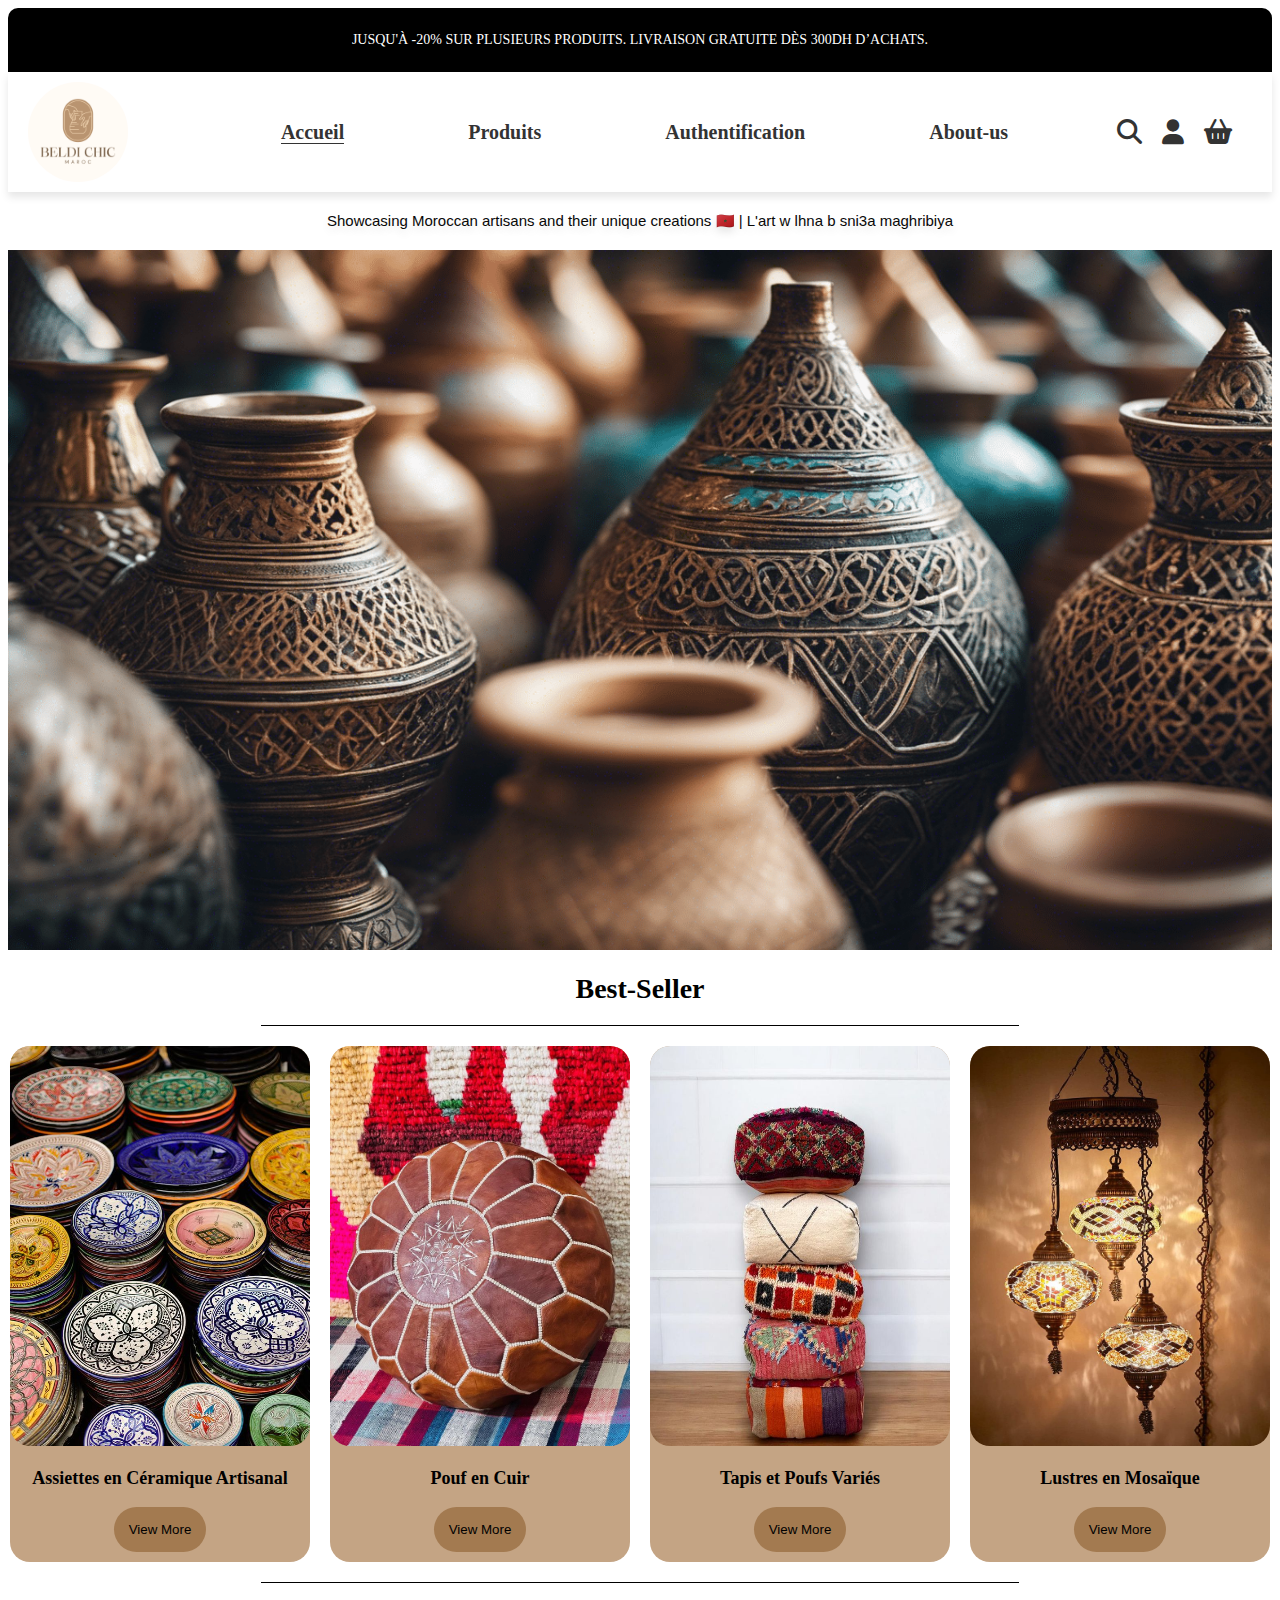
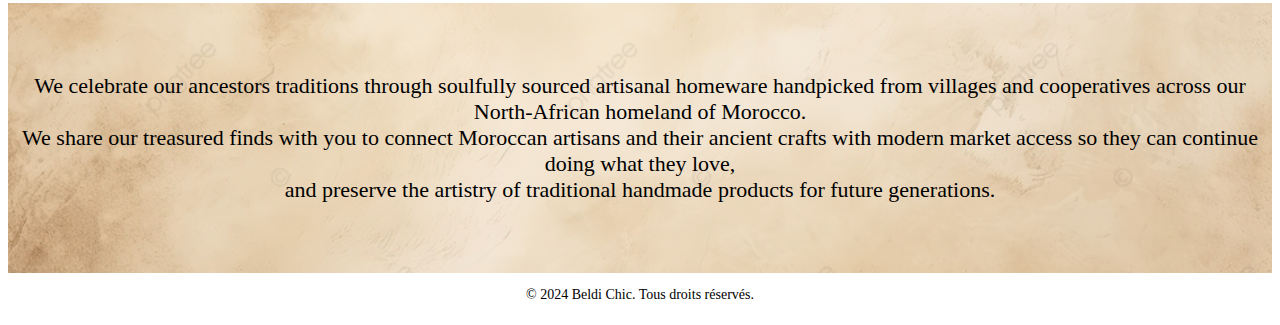
<file: index.html>
<!DOCTYPE html>
<html lang="en">
<head>
    <meta charset="UTF-8">
    <meta name="viewport" content="width=device-width, initial-scale=1.0">
    <link rel="stylesheet" href="style.css">
    <link rel="icon" href="Light Brown and Tan Elegant Arts and Crafts Logo.png" type="image/x-icon">
    <link rel="stylesheet" href="https://cdnjs.cloudflare.com/ajax/libs/font-awesome/6.1.1/css/all.min.css">
    <meta name="description" content="Discover unique Moroccan handmade crafts and chic artisanal designs. Shop Beldi Chic for authentic, elegant products.">

    <title>Beldi Chic</title>

</head>
<body>
    <div id="promo">
 <p>JUSQU'À -20% SUR PLUSIEURS PRODUITS. LIVRAISON GRATUITE DÈS 300DH D’ACHATS.</p></div>
    <header>
        
        <img class="img" src="Light Brown and Tan Elegant Arts and Crafts Logo.png" alt="img logo">
        <div class="subtitle_header">
            <ul>
               
               <div> <li class="idd"><a  href="index.html"><b>Accueil</b></a></li></div>
               <div><li><a href="Produits.html"><b>Produits</b></a></li></div>
               <div><li><a href="Authentification.html"><b>Authentification</b></a></li></div>
                <div><li><a href="About_us.html"> <b>About-us</b></a></li></div>
            </div>
            </ul>
        </div>
        <div class="icon">
            <i class="fa-solid fa-magnifying-glass"></i>
            <i class="fa-solid fa-user"></i>
            <i class="fas fa-shopping-basket"></i>
            
        </div>
    </header>
    <div class="quote">Showcasing Moroccan artisans and their unique creations 🇲🇦 | L'art w lhna b sni3a maghribiya</div>
    <div class="big-img">
        <img src="Moroccan-Artisanal-photo_cover.png" alt="Moroccan-Artisanal-photo_cover">
    </div>
    <h1 class="title">Best-Seller</h1>
    <hr>

 <div class="Best-Seller">
    
  <div class="prd_cont"><img src="tbasel.jpeg" alt="tebasel-fekhar-img">
<div><p>Assiettes en Céramique Artisanal</p></div>
 <div ><button>View More</button></div>
  </div>
  
    <div class="prd_cont"><img src="poufa.jpeg" alt="poufa-img">
        <div><p>Pouf en Cuir</p></div>
        <div ><button>View More</button></div>
</div>
<div class="prd_cont"><img src="zerabi.jpeg" alt="zerabi-img">
    <div><p>Tapis et Poufs Variés</p></div>
        <div ><button>View More</button></div>
</div>
<div class="prd_cont"><img src="lamp.jpeg" alt="lamp-marocaine">
    <div><p>Lustres en Mosaïque</p></div>
        <div ><button>View More</button></div>
</div>
</div>
<hr>
 
 </div>
  <div class="text">
    <p>We celebrate our ancestors traditions through soulfully sourced artisanal homeware handpicked from villages and cooperatives across our North-African homeland of Morocco.<br>
   We share our treasured finds with you to connect Moroccan artisans and their ancient crafts with modern market access so they can continue doing what they love,<br>
     and preserve the artistry of traditional handmade products for future generations.</p>
  </div>



    

    




    
    <footer>
        <p>&copy; 2024 Beldi Chic. Tous droits réservés.</p>
    </footer>

</body>
</html>
</file>
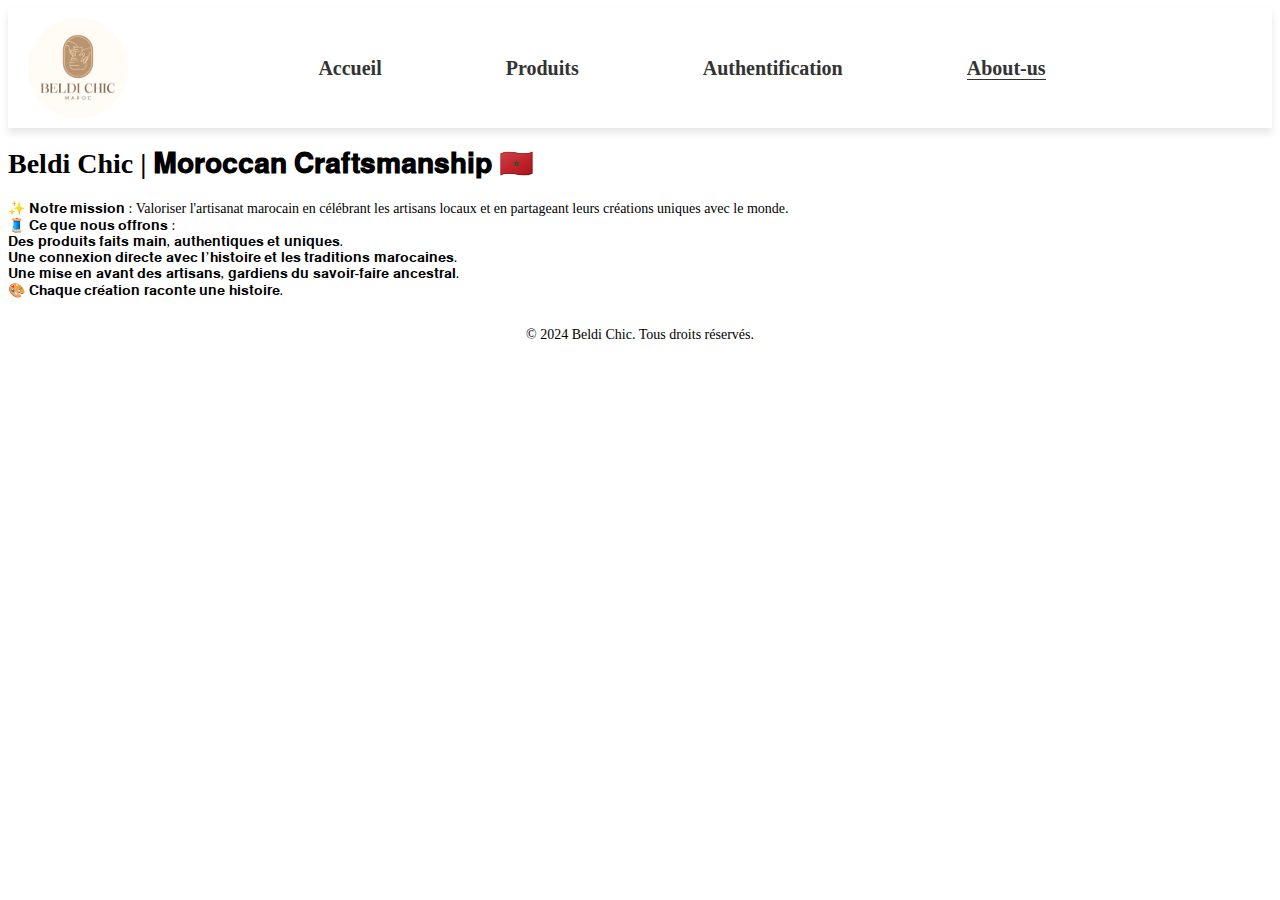
<file: About_us.html>
<!DOCTYPE html>
<html lang="en">
<head>
    <link rel="stylesheet" href="style.css">
    <meta charset="UTF-8">
    <meta name="viewport" content="width=device-width, initial-scale=1.0">
    <title>Document</title>
</head>
<body>
    <header>
        
        <img class="img" src="Light Brown and Tan Elegant Arts and Crafts Logo.png" alt="img logo">
        <div class="subtitle_header">
            <ul>
               
               <div> <li ><a  href="index.html"><b>Accueil</b></a></li></div>
               <div><li><a href="Produits.html"><b>Produits</b></a></li></div>
               <div><li><a href="Authentification.html"><b>Authentification</b></a></li></div>
                <div><li class="idd"><a  href="About_us.html"> <b>About-us</b></a></li></div>
            </div>
            </ul>
        </div>
        <div class="icon">
            <i class="fa-solid fa-magnifying-glass"></i>
            <i class="fa-solid fa-user"></i>
            <i class="fas fa-shopping-basket"></i>
            
        </div>
    </header>
    <div class="aboutus">
    <h1>Beldi Chic  | 𝐌𝐨𝐫𝐨𝐜𝐜𝐚𝐧 𝐂𝐫𝐚𝐟𝐭𝐬𝐦𝐚𝐧𝐬𝐡𝐢𝐩 🇲🇦</h1>

<p>✨ 𝐍𝐨𝐭𝐫𝐞 𝐦𝐢𝐬𝐬𝐢𝐨𝐧 : Valoriser l'artisanat marocain en célébrant les artisans locaux et en partageant leurs créations uniques avec le monde.
<br>
🧵 𝐂𝐞 𝐪𝐮𝐞 𝐧𝐨𝐮𝐬 𝐨𝐟𝐟𝐫𝐨𝐧𝐬 :
<br>
𝐃𝐞𝐬 𝐩𝐫𝐨𝐝𝐮𝐢𝐭𝐬 𝐟𝐚𝐢𝐭𝐬 𝐦𝐚𝐢𝐧, 𝐚𝐮𝐭𝐡𝐞𝐧𝐭𝐢𝐪𝐮𝐞𝐬 𝐞𝐭 𝐮𝐧𝐢𝐪𝐮𝐞𝐬.
<br>
𝐔𝐧𝐞 𝐜𝐨𝐧𝐧𝐞𝐱𝐢𝐨𝐧 𝐝𝐢𝐫𝐞𝐜𝐭𝐞 𝐚𝐯𝐞𝐜 𝐥’𝐡𝐢𝐬𝐭𝐨𝐢𝐫𝐞 𝐞𝐭 𝐥𝐞𝐬 𝐭𝐫𝐚𝐝𝐢𝐭𝐢𝐨𝐧𝐬 𝐦𝐚𝐫𝐨𝐜𝐚𝐢𝐧𝐞𝐬.
<br>
𝐔𝐧𝐞 𝐦𝐢𝐬𝐞 𝐞𝐧 𝐚𝐯𝐚𝐧𝐭 𝐝𝐞𝐬 𝐚𝐫𝐭𝐢𝐬𝐚𝐧𝐬, 𝐠𝐚𝐫𝐝𝐢𝐞𝐧𝐬 𝐝𝐮 𝐬𝐚𝐯𝐨𝐢𝐫-𝐟𝐚𝐢𝐫𝐞 𝐚𝐧𝐜𝐞𝐬𝐭𝐫𝐚𝐥.
<br>
🎨 𝐂𝐡𝐚𝐪𝐮𝐞 𝐜𝐫𝐞́𝐚𝐭𝐢𝐨𝐧 𝐫𝐚𝐜𝐨𝐧𝐭𝐞 𝐮𝐧𝐞 𝐡𝐢𝐬𝐭𝐨𝐢𝐫𝐞.</p></div>
<footer>
    <p>&copy; 2024 Beldi Chic. Tous droits réservés.</p>
</footer>
</body>
</html>
</file>
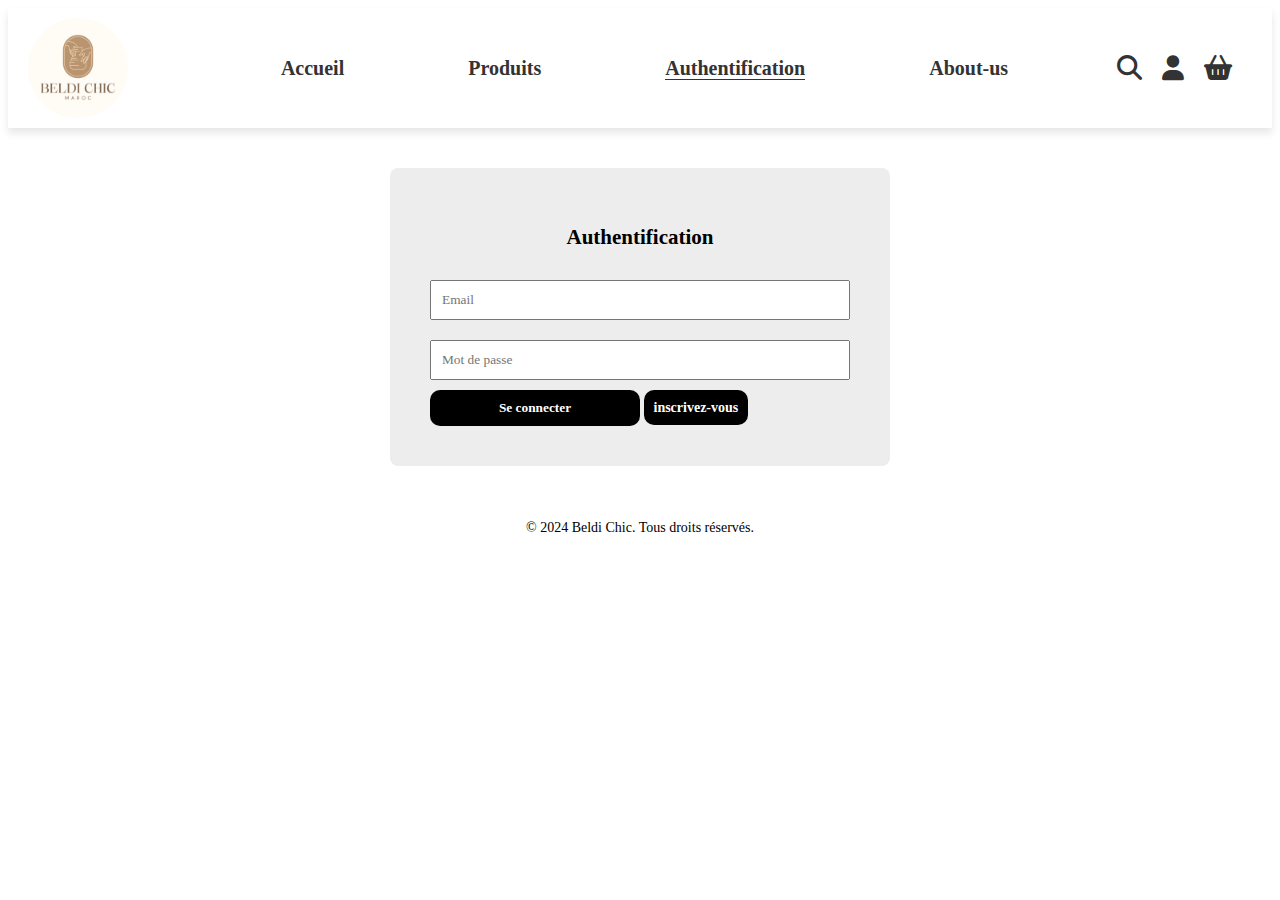
<file: Authentification.html>
<!DOCTYPE html>
<html lang="en">
<head>
    <meta charset="UTF-8">
    <meta name="viewport" content="width=device-width, initial-scale=1.0">
    <link rel="icon" href="Light Brown and Tan Elegant Arts and Crafts Logo.png" type="image/x-icon">
    <link rel="stylesheet" href="style.css">
    <link rel="stylesheet" href="https://cdnjs.cloudflare.com/ajax/libs/font-awesome/6.1.1/css/all.min.css">
    <meta name="description" content="Discover unique Moroccan handmade crafts and chic artisanal designs. Shop Beldi Chic for authentic, elegant products.">

    <title>Connexion - Beldi Chic</title>
</head>
<body>
    <header>
        
        <img class="img" src="Light Brown and Tan Elegant Arts and Crafts Logo.png" alt="img logo">
        <div class="subtitle_header" >
            <ul class="subtitle">
               
               <div> <li  ><a href="index.html"><b>Accueil</b></a></li></div>
               <div><li ><a href="Produits.html"><b>Produits</b></a></li></div>
               <div><li class="idd"><a href="Authentification.html"><b>Authentification</b></a></li>
            </div>
            <div><li><a  href="About_us.html"> <b>About-us</b></a></li></div>
            </ul>
        </div>
    </div>
    <div class="icon">
        <i class="fa-solid fa-magnifying-glass"></i>
        <i class="fa-solid fa-user"></i>
        <i class="fas fa-shopping-basket"></i>
        
    </div>

    </header>

    <main>
        <div  class="connexion">
        <h2>Authentification</h2>
        
        <form action="" method="post">
            <input type="email" name="email" id="email" placeholder="Email" required>
            <input type="password" name="password" id="password" placeholder="Mot de passe" required>
            <button type="submit">Se connecter</button>
            <a id="inscri" href="">inscrivez-vous </a>
        </form>
    </div>
    </main>







    <footer>
        <p>&copy; 2024 Beldi Chic. Tous droits réservés.</p>
    </footer>
    
</body>
</html>
</file>
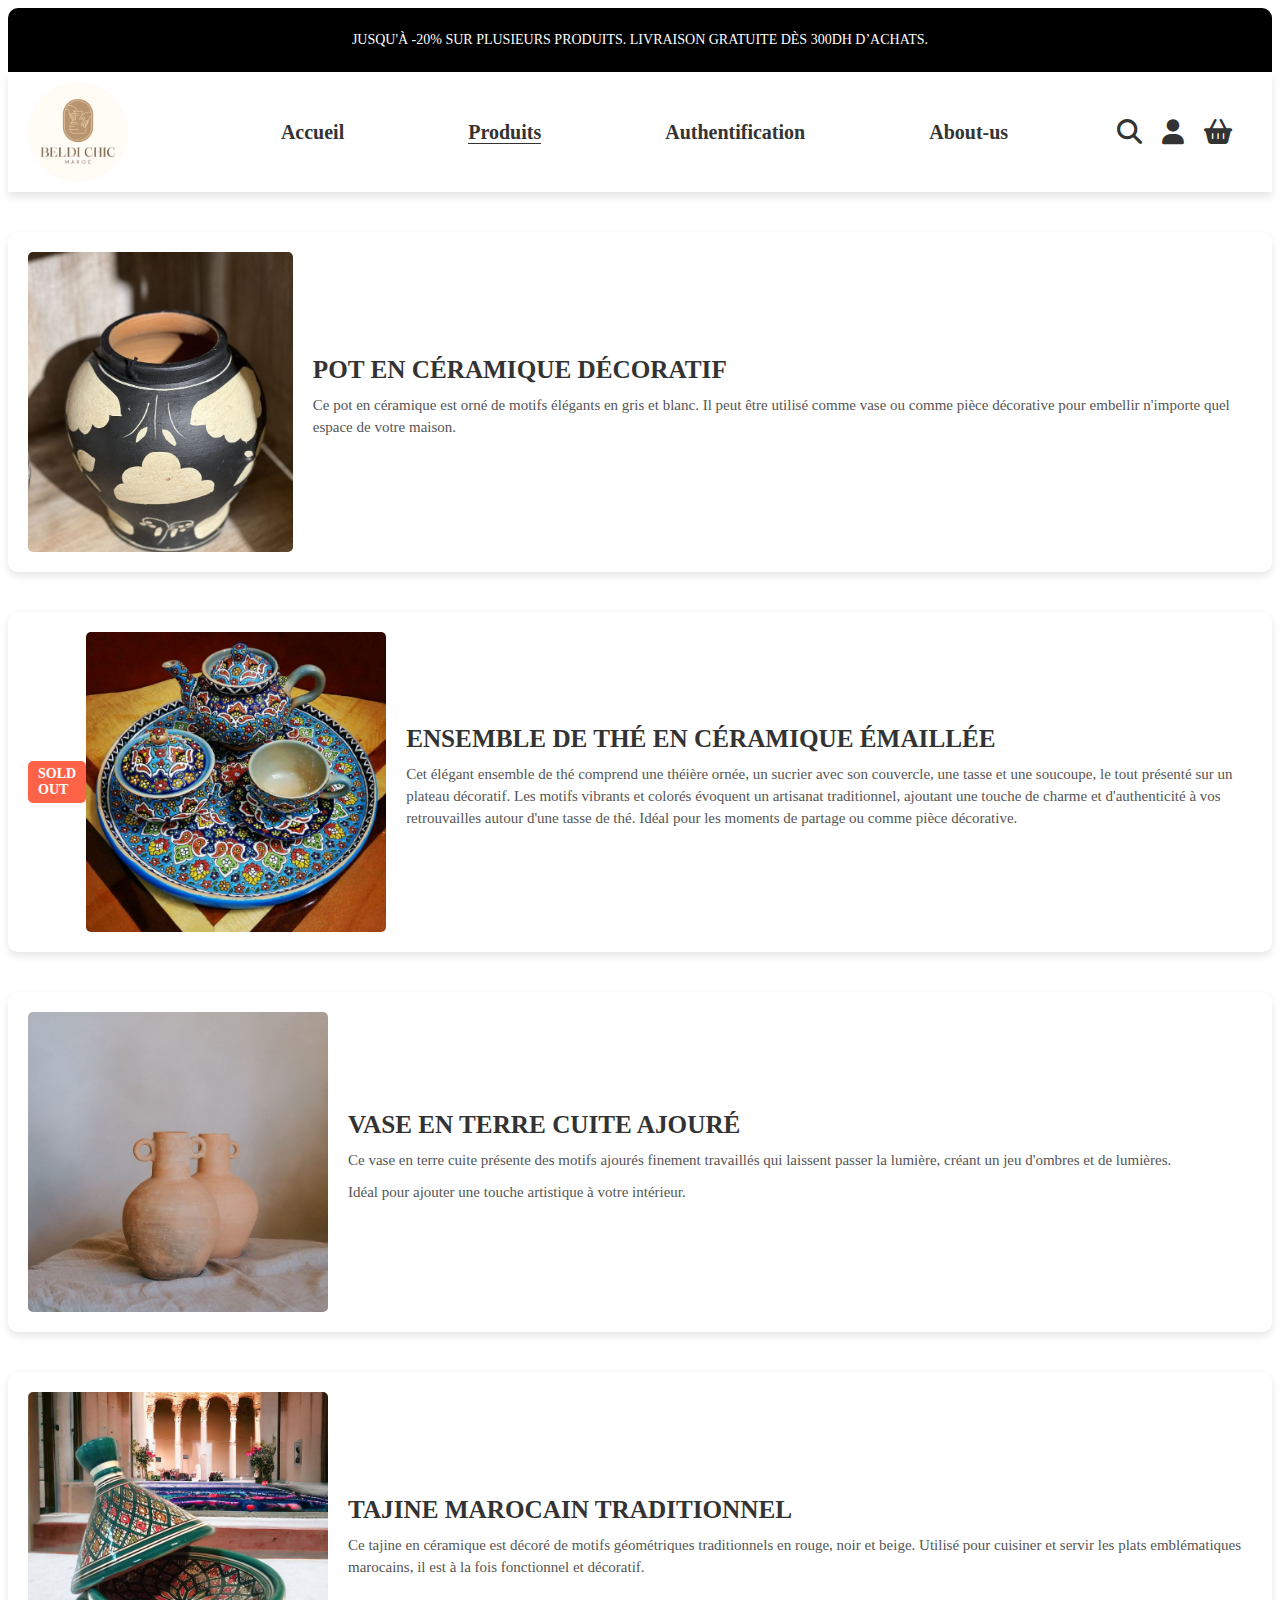
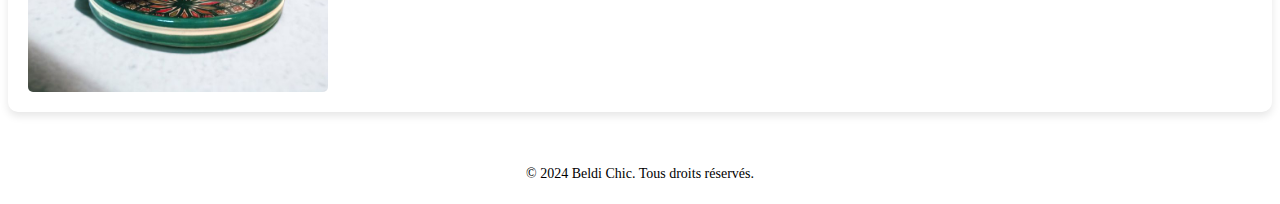
<file: Produits.html>
<!DOCTYPE html>
<html lang="fr">
  <head>
    <meta charset="UTF-8" />
    <meta name="viewport" content="width=device-width, initial-scale=1.0" />
    
    <link
      rel="icon"
      href="Light Brown and Tan Elegant Arts and Crafts Logo.png"
      type="image/x-icon"
    />
    <link rel="shortcut icon" href="/favicon.ico" />
    <link rel="stylesheet" href="style.css">
   
    <link
      rel="stylesheet"
      href="https://cdnjs.cloudflare.com/ajax/libs/font-awesome/6.1.1/css/all.min.css"
    />
    <link
      rel="stylesheet"
      href="https://unpkg.com/swiper@8/swiper-bundle.min.css"
    />
    <link
      href="https://fonts.googleapis.com/css2?family=Poppins:wght@100;200;300;400;500;600;700&display=swap"
      rel="stylesheet"
    />
    <title>Beldi Chic</title>
    
  </head>
  <body>
    <div id="promo">
      <p>
        JUSQU'À -20% SUR PLUSIEURS PRODUITS. LIVRAISON GRATUITE DÈS 300DH
        D’ACHATS.
      </p>
    </div>

    <header>
        
      <img class="img" src="Light Brown and Tan Elegant Arts and Crafts Logo.png" alt="img logo">
      <div class="subtitle_header">
          <ul>
             
             <div> <li><a href="index.html"><b>Accueil</b></a></li></div>
             <div><li class="idd"><a  href="Produits.html"><b>Produits</b></a></li></div>
             <div><li><a href="Authentification.html"><b>Authentification</b></a></li></div>
              <div><li><a href="About_us.html"> <b>About-us</b></a></li></div>
          </div>
          </ul>
      </div>
      <div class="icon">
          <i class="fa-solid fa-magnifying-glass"></i>
          <i class="fa-solid fa-user"></i>
          <i class="fas fa-shopping-basket"></i>
          
      </div>
  </header>

    <div class="product-section">
          
      <img src="Grand vase .jpeg" alt="Pot en céramique décoratif" />
      <div class="description">
        <h2>Pot en céramique décoratif</h2>
      
        <p>
         Ce pot en céramique est orné de motifs élégants en gris et blanc.
          Il peut être utilisé comme vase ou comme pièce décorative
          pour embellir n'importe quel espace de votre maison.
        </p>
        <div class="clear"></div>
      </div> </div>


    <div class="product-section">
     
      <span class="sold-out-badge">Sold Out</span>
         <img src="berad-seniya-2kisaan.jpeg" alt="Ensemble de Thé en Céramique Émaillée" />
         <div class="description">
           <h2>Ensemble de Thé en Céramique Émaillée</h2>
        
           <p>
            Cet élégant ensemble de thé comprend une théière ornée, un sucrier avec son couvercle, une tasse et une soucoupe, le tout présenté sur un plateau décoratif. Les motifs vibrants et colorés évoquent un artisanat traditionnel, ajoutant une touche de charme et d'authenticité à vos retrouvailles autour d'une tasse de thé.
             Idéal pour les moments de partage ou comme pièce décorative.
           </p>
         
           <div class="clear"></div>
         </div> 
    </div>
    <div class="product-section">
    
      <img src="Vase en terre cuite 2 .jpeg" alt="Vase en terre cuite ajouré" />
      <div class="description">
        <h2>Vase en terre cuite ajouré</h2>
      
        <p>
          Ce vase en terre cuite présente des motifs ajourés finement travaillés qui laissent passer la lumière,
          créant un jeu d'ombres et de lumières.</p>
         <p> Idéal pour ajouter une touche artistique à votre intérieur.
        </p>
        <div class="clear"></div>
      </div>
    </div>
    <div class="product-section">
      <img src="tajine-vert.jpeg" alt="Tajine marocain traditionnel" />
      <div class="description">
        <h2>Tajine marocain traditionnel</h2>
        <p>
          Ce tajine en céramique est décoré de motifs géométriques traditionnels en rouge, noir et beige. 
          Utilisé pour cuisiner et servir les plats emblématiques marocains,
           il est à la fois fonctionnel et décoratif.
        </p>
        <div class="clear"></div>
    </div></div>
    <footer>
      <p>&copy; 2024 Beldi Chic. Tous droits réservés.</p>
    </footer>
  </body>
</html>
</file>
<file: style.css>
* {
    
    box-sizing: border-box;
    text-transform: none;
    font-family:"Merriweather", serif;
}

body{
    font-size: 14px;
}

header {
    background-color: #ffffff;
    color: #7B4931;
    display: flex;
    justify-content: space-between;
    align-items: center;
    padding: 10px 20px;
    box-shadow: 0 .3rem .5rem rgba(9, 8, 8, 0.1);
}
hr{ margin-top: none;
    border: 0;
    height: 1px;
    background-color: #000; /* Couleur de la ligne */
    width: 60%; /* Largeur de la ligne */
    margin: 20px auto; /* Centrer la ligne avec un peu d'espace */

}
.quote{
    text-shadow: #7B4931;
}
#promo{
    background-color: black;
    color: #fff;
    border-top-right-radius: 10px;
    border-top-left-radius: 10px;
    text-align: center;
    padding:10px;
    margin: 0 auto;

}
header img{
  width:100px;
  border-radius: 80px;
  margin-left: 0px;
  
}
.big-img{
    margin-top: 10px;
}
.big-img img{
    width: 100%;
    height: 700px;
    animation: show 2s;
}
@keyframes show {
    from {
        scale: 1.1;
    }
    to {
        scale: 1;
    }
}
.Best-Seller h1{
    display: flex;
    justify-content: center;
    align-items: center;
}
.Best-Seller img{
    border-radius: 20px;
    height:400px;
    width:300px;

}
.prd_cont{
    background-color:#C4A484;
    border-radius: 20px;
    padding-bottom: 10px;
    
}
.prd_cont div{
    display: flex;
    justify-content: center;
    font-size: 18px;
    font-weight: bold;
}
.prd_cont div button{
    background-color:#a37a50;
    border:none;
    padding:  15px;
    border-radius: 25px;
    font-family:'Trebuchet MS', 'Lucida Sans Unicode',
     'Lucida Grande', 'Lucida Sans', Arial, sans-serif;
}
.prd_cont div button:hover{
    background-color: #ffffffe0;
    color: #2c1206;
    font-size: larger;
    border-color:#7B4931; 
    border-style: solid;
    cursor: pointer;
}
.sect-prd .prd_cont  :hover{
    box-shadow: 10px 10px 5px rgba(0, 0, 0, 0.3);
}
.title{
    display: flex;
    justify-content: center;

}

.Best-Seller{
    display: flex;
    justify-content: center;
    align-items: center;
    flex-wrap: wrap;
    /* display:grid;
    grid-template-columns: 1fr 1fr 1fr 1fr;
    column-gap: 5px; */
    gap:20px;
    cursor: pointer;
}


header .subtitle_header{
    display: flex;
    align-items: center;
    justify-content:center;
    display:inline-block;
    font-size: 20px;
    width: 100%;
    
    
}
.subtitle_header ul {
    list-style-type: none;
    width: 100%;
    display: flex;
   
    text-decoration: none;
    gap: 100px;
    justify-content: center;
}
.subtitle_header ul :hover {
    color: #c1272d; 
    transform: scale(1.03); 
}


.subtitle_header ul li {
    margin-left: 1.5rem;
}

.subtitle_header ul li a { 
    color:#333;
    text-decoration: none;
    
   
}
.subtitle_header ul li a:hover{
    color: #7B4931; 
    border-bottom: 1px solid;
    transform: scale(1.2); 
    
}
.quote{
   margin: 20px auto;
    justify-content: center;
    text-align: center;
    font-size: 15px;
    color: #080808;
    font-family:'Trebuchet MS', 'Lucida Sans Unicode',
    'Lucida Grande', 'Lucida Sans', Arial, sans-serif;
    text-shadow: 0 .3rem .5rem rgba(11, 11, 11, 0.1);
}

.text{background-image:url(backgrounddutexte.png);
    width: 100%;
    height: 30vh;  /* Taille de la fenêtre */    
    background-size: cover; /* Couvre tout l'espace disponible */
    background-position: center; 
    display: flex;
    justify-content: center;
    align-items: center;
    color:black; 
    text-align: center;
    margin-top: 10px;
    font-size: 22px;
}

.icon {
    display: flex; 
    justify-content: center; 
    gap: 20px; 
    margin: 20px;
}

.icon i {
    font-size: 25px; 
    color: #333; 
    cursor: pointer; 
    transition: color 0.3s, transform 0.3s ease; 
}

.icon i:hover {
    color: #c1272d; 
    transform: scale(1.2); 
}
/*Authentification*/
.idd a{
    color: #fd7e2a; 
    border-bottom: 1px solid;
    
    
}
.connexion{
    background-color: #ededed ;
    border-radius: 8px;
    width:500px;
    padding: 40px;
    margin: 40px auto;
}
.connexion h2{
    text-align: center;
    margin-bottom: 20px;
}
.connexion input[type="email"],.connexion input[type="password"]{
    width: 100%;
    padding:10px;
    margin: 10px 0;
}
.connexion button[type="submit"]{
    width: 50%;
    padding: 10px;
    border-radius: 10px;
    border: none;
    background-color: #000;
    color: #fff;
    font-weight: bold;
}
.connexion button[type="submit"]:hover{
    background-color: white;
    cursor: pointer;
    color:black;
}
#inscri{
    width:50%;
    width: 50%;
    padding: 10px;
    border-radius: 10px;
    border: none;
    background-color: #000;
    color: #fff;
    font-weight: bold;
    text-decoration: none;
    
}

/*prd*/

.product-section { 
    display: flex; 
    align-items: center; 
    margin: 40px 0; 
    padding: 20px; 
    background-color: #fff; 
    border-radius: 10px;
     box-shadow: 0 4px 8px rgba(0, 0, 0, 0.1);
  } 
  .product-section img {
     width:300px; 
     height: 300px;
    object-fit: cover; 
    float: left; 
    margin-right: 20px; 
    border-radius: 5px; 
  } 
   .product-section .description {
    text-align: left; }

   .product-section .description h2 { 
    margin: 0 0 10px 0; 
    font-size: 1.8em; 
    color: #333; 
    text-transform: uppercase; } 

    .product-section .description p { 
      margin: 0 0 10px 0; 
      line-height: 22px; 
      font-size: 15px; 
      color: #555;
      
     } 


     
      
      .sold-out-badge { 
        background-color: #FF6347; 
        color: white; 
        padding: 5px 10px; 
        border-radius: 5px; 
        text-transform: uppercase;
        font-weight: bold; }
        
      

::selection{
    background-color: #cbc7c6;
}
footer{
    display: flex;
    justify-content: center;
}
</file>
